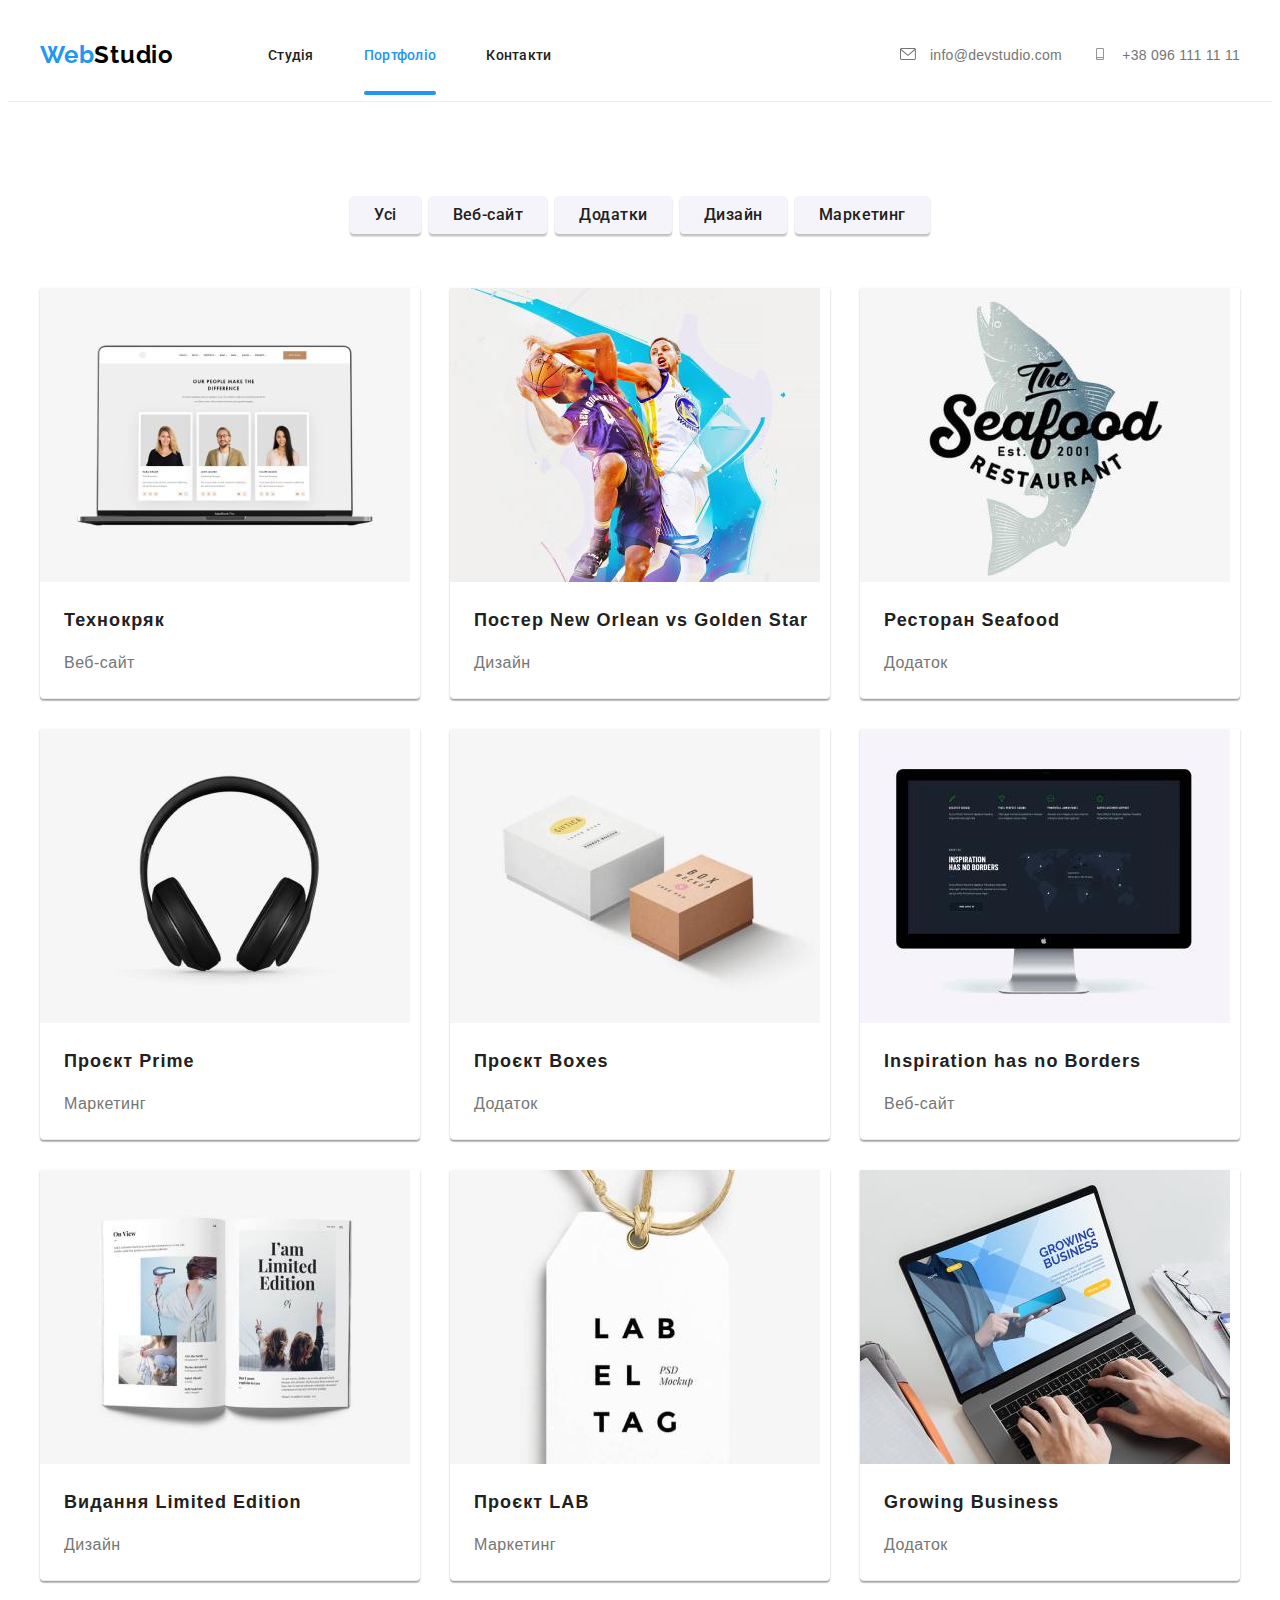
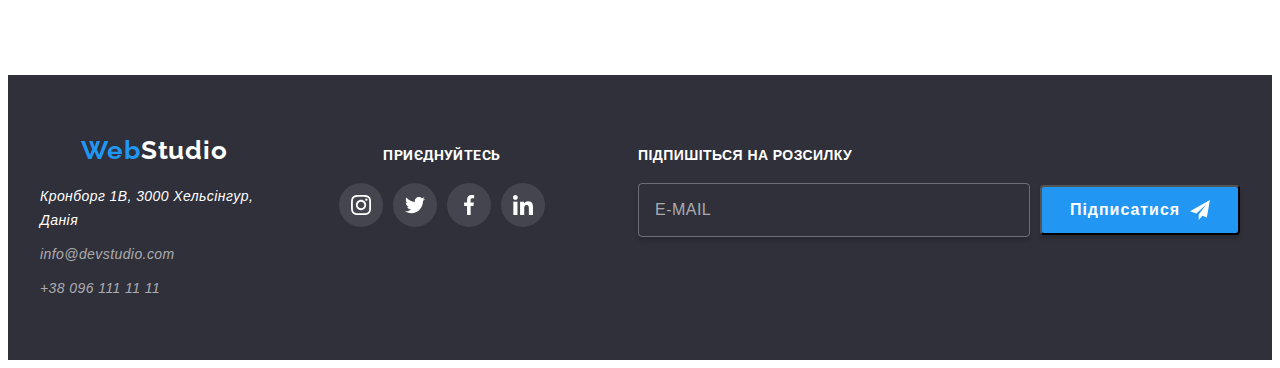
<file: portfolio.html>
<!DOCTYPE html>
<html lang="uk">
<head>
    <meta charset="UTF-8">
    <meta name="viewport" content="width=device-width, initial-scale=1.0">
    <title>Portfolio</title>
    <link rel="stylesheet" href="https://cdnjs.cloudflare.com/ajax/libs/modern-normalize/2.0.0/modern-normalize.min.css" 
    integrity="sha512-4xo8blKMVCiXpTaLzQSLSw3KFOVPWhm/TRtuPVc4WG6kUgjH6J03IBuG7JZPkcWMxJ5huwaBpOpnwYElP/m6wg==" 
    crossorigin="anonymous"
    referrerpolicy="no-referrer" />
    <link href="https://fonts.googleapis.com/css2?family=Raleway:wght@700&family=Roboto:wght@400;500;700;900&display=swap" rel="stylesheet">
    <link rel="stylesheet" href="./css/styles.css" />
    <link rel="stylesheet" href="./css/main.min.css" />
</head>
<body>
<!--------------------------Header----------------------------------->
<header class="header">
    <div class="header-wrap container">
    <nav class="navigation">    
        <a class="logo" href="./index.html"><span class="logo-header-left">Web</span><span class="logo-header-right">Studio</span>
        </a>
            <div class="header-menu">
            <ul class="header-menu-list">
                <li class="header-menu-item">
                    <a class="header-menu-link animation-hover" href="./index.html">Студія</a>
                </li>
                <li class="header-menu-item">
                    <a class="header-menu-link active animation-hover" href="/portfolio.html">Портфоліо</a>
                </li>
                <li class="header-menu-item">
                    <a class="header-menu-link animation-hover" href="">Контакти</a>
                </li>
            </ul>
            </div>
    </nav>
        <div class="header-contact">
            <ul class="header-contact-list">
                <li class="header-contact-item">
                    <a class="header-contact-link animation-hover" href="milto:info@devstudio.com ">
                        <svg class="header-contact-icon" width="16" height="12">
                            <use href="./images/icons.svg#icon-envelope"></use>
                        </svg> info@devstudio.com</a>
                </li>
                <li class="header-contact-item">
                    <a class="header-contact-link animation-hover" href="tel:+38961111111">
                        <svg class="header-contact-icon" width="16" height="12">
                        <use href="./images/icons.svg#icon-smartphone"></use>
                    </svg> +38 096 111 11 11</a>
                </li>
            </ul>
        </div>
        <button type="button" class="menu-open button">
            <svg class="menu-open-icon" width="40" height="40">
                <use href="./images/icons.svg#icon-menu"></use>
            </svg>
        </button>
    </div>
    <div class="menu-mob is-hidden">
        <div class="container">
            <button type="button" class="menu-close button">
                <svg class="menu-close-icon" width="30" height="30">
                    <use href="./images/icons.svg#icon-close"></use>
                </svg>
            </button>
            <ul class="menu-mob-list">
                <li class="menu-mob-item">
                    <a class="menu-mob-link active" href="">Студія</a>
                </li>
                <li class="menu-mob-item">
                    <a class="menu-mob-link" href="/portfolio.html">Портфоліо</a>
                </li>
                <li class="menu-mob-item">
                    <a class="menu-mob-link" href="">Контакти</a>
                </li>
            </ul>
            <div class="menu-contact">
                <ul class="menu-contact-list">
                    <li class="menu-contact-item">
                        <a class="menu-contact-link menu-contact-link__tel" href="tel:+38961111111">
                            +38 096 111 11 11
                        </a>
                    </li>
                    <li class="menu-contact-item">
                        <a class="menu-contact-link menu-contact-link__mail" href="milto:info@devstudio.com ">
                            info@devstudio.com
                        </a>
                    </li>
                </ul>
                <ul class="menu-social">
                    <li class="menu-social-item">
                        <a href="" class="menu-social-link social-after">Instagram</a>
                    </li>
                    <li class="menu-social-item">
                        <a href="" class="menu-social-link social-after">Twitter</a>
                    </li>
                    <li class="menu-social-item">
                        <a href="" class="menu-social-link social-after">Facebook</a>
                    </li>
                    <li class="menu-social-item">
                        <a href="" class="menu-social-link">LinkedIn</a>
                    </li>
                </ul>
            </div>
        </div>
    </div>
</header>
<!---------------------------Main---------------------------->
<main class="portfolio">
    <div class="container">
        <div class="section-btn">
            <button type="button" class="text-btn btn animation-hover">Усі</button>
            <button type="button" class="text-btn btn animation-hover">Веб-сайт</button>
            <button type="button" class="text-btn btn animation-hover">Додатки</button>
            <button type="button" class="text-btn btn animation-hover">Дизайн</button>
            <button type="button" class="text-btn btn animation-hover">Маркетинг</button>
        </div>
        <div class="items">
            <ul class="gallery-portfolio">
                <li class="portfolio-items">
                    <div class="portfolio-photo-wrap">
                        <img class="portfolio-photo" src="./images/technokryak.jpg" alt="ноутбук">
                        <p class="portfolio-photo-text">Ресурс пропонує комплексні пропозиції з різним рівнем функціоналу та сервісів. Все це дозволить відвідувачу отримати вичерпні відомості про компанію чи приватну особу.</p>
                    </div>
                    <h3  class="title-items">Технокряк</h3>
                    <p class="text-items">Веб-сайт</p>
                </li>
                <li class="portfolio-items">
                    <img class="portfolio-photo" src="./images/posterbacket.jpg" alt="баскетболісти">
                    <h3 class="title-items">Постер New Orlean vs Golden Star</h3>
                    <p class="text-items">Дизайн</p>
                </li>
                <li class="portfolio-items">
                    <img class="portfolio-photo" src="./images/restoran.jpg" alt="емблема ресторана">
                    <h3 class="title-items">Ресторан Seafood</h3>
                    <p class="text-items">Додаток</p>
                </li>
                <li class="portfolio-items">
                    <img class="portfolio-photo" src="./images/proect.jpg" alt="навушники">
                    <h3 class="title-items">Проєкт Prime</h3>
                    <p class="text-items">Маркетинг</p>
                </li>
                <li class="portfolio-items">
                    <img class="portfolio-photo" src="./images/boxes.jpg" alt="коробки">
                    <h3 class="title-items">Проєкт Boxes</h3>
                    <p class="text-items">Додаток</p>
                </li>
                <li class="portfolio-items">
                    <img class="portfolio-photo" src="./images/monitor.jpg" alt="монітор з веб-сайтом">
                    <h3 lang="en" class="title-items">Inspiration has no Borders</h3>
                    <p class="text-items">Веб-сайт</p>
                </li>
                <li class="portfolio-items">
                    <img class="portfolio-photo" src="./images/magazyn.jpg" alt="журнал">
                    <h3 class="title-items">Видання Limited Edition</h3>
                    <p class="text-items">Дизайн</p>
                </li>
                <li class="portfolio-items">
                    <img class="portfolio-photo" src="./images/proectlab.jpg" alt="штука на мотузці">
                    <h3 class="title-items">Проєкт LAB</h3>
                    <p class="text-items">Маркетинг</p>
                </li>
                <li class="portfolio-items">
                    <img class="portfolio-photo" src="./images/laptop.jpg" alt="ноутбук">
                    <h3 class="title-items">Growing Business</h3>
                    <p class="text-items">Додаток</p>
                </li>
            </ul>
        </div>
    </div>
</main>
<!-------------------------Footer-------------------------->
<footer class="footer">
    <div class="container footer-list">
        <div class="footer-grid">
            <div class="footer-logo">
                <a class="footer-logo-link" href="./index.html">
                    <span class="logo-footer-left">Web</span><span class="logo-footer-right">Studio</span>
                </a>
                <address class="address">
                    <ul class="footer-address-list">
                        <li class="footer-address-item">
                            <a class="footer-address-link map" target="blank" rel="noopener noreferrer"
                                href="https://maps.app.goo.gl/AFyEZ38HmAE176y47">Кронборг 1B, 3000 Хельсінгур, Данія</a>
                        </li>
                        <li class="footer-address-item">
                            <a class="footer-address-link  contact-mail"
                                href="milto:info@devstudio.com ">info@devstudio.com</a>
                        </li>
                        <li class="footer-address-item">
                            <a class="footer-address-link contact-tel" href="tel:+38961111111">+38 096 111 11 11</a>
                        </li>
                    </ul>
                </address>
            </div>
            <div class="footer-social">
                <h3 class="footer-social-title">приєднуйтесь</h3>
                <ul class="footer-social-list">
                    <li class="footer-social-item">
                        <a href="" class="footer-social-link">
                            <svg class="footer-social-icon" width="20" height="20">
                                <use href="./images/icons.svg#icon-instagram"></use>
                            </svg>
                        </a>
                    </li>
                    <li class="footer-social-item">
                        <a href="" class="footer-social-link">
                            <svg class="footer-social-icon" width="20" height="20">
                                <use href="./images/icons.svg#icon-twitter"></use>
                            </svg>
                        </a>
                    </li>
                    <li class="footer-social-item">
                        <a href="" class="footer-social-link">
                            <svg class="team-social-icon" width="20" height="20">
                                <use href="./images/icons.svg#icon-facebook"></use>
                            </svg>
                        </a>
                    </li>
                    <li class="footer-social-item">
                        <a href="" class="footer-social-link">
                            <svg class="footer-social-icon" width="20" height="20">
                                <use href="./images/icons.svg#icon-linkedin"></use>
                            </svg>
                        </a>
                    </li>
                </ul>
            </div>
        </div>
        <div class="mailing">
            <div class="mailing-title">
                <label for="mailing-input" class="mailing-label">Підпишіться на розсилку</label>
            </div>
            <div class="mailing-wrap">
                <input type="email" id="mailing-input" name="mailing" class="mailing-input" placeholder="E-mail"
                    required />
                <button type="button" class="mailing-btn button">Підписатися
                    <svg class="mailing-btn-icon" width="24" height="24">
                        <use href="./images/icons.svg#icon-send"></use>
                    </svg>
                </button>
            </div>
        </div>
    </div>
</footer>
<script src="./js/menu.js"></script>
</body>
</html>
</file>
<file: css/styles.css>
/*--------------------Header-------------------*/


/*------------------------Hero------------------*/



/*--------------About------------*/

/*--------------Gallery-------------*/

/*------------TEAM------------*/


/*-------------Customers----------*/

/*------------------Footer----------------------*/

/*----------------------Modal-------------------------*/


/*----------------------Portfolio---------------------*/
</file>
<file: css/main.min.css>
p,h1,h2,h3,h4,h5,h6{margin:0}ul{list-style:none;margin:0;padding:0}img{display:block;max-width:100%}:root{--map--: #FFFFFF;--contact-mail--: rgba(255, 255, 255, 0.6);--contact-tel--: rgba(255, 255, 255, 0.6);--active--: #2196f3;--header-contact--:#757575;--header-background: #FFF;--hero--:#2F303A;--hero-title--: #FFF;--about-text---:#212121;--about-text-items:#757575;--btn-portfolio--:#212121;--background-photo--: #ffffff;--background-btn--: #2196F3;--menu-color--: #212121;--social-icon--: #AFB1B8;--customers-icon--: #afb1b8}body{font-family:"Roboto;",sans-serif}a:link{text-decoration:none}.button,.btn,.butt{cursor:pointer;transition:color 250ms cubic-bezier(0.4, 0, 0.2, 1),background-color 250ms cubic-bezier(0.4, 0, 0.2, 1),box-shadow 250ms cubic-bezier(0.4, 0, 0.2, 1)}.container{width:100%;padding-right:15px;padding-left:15px;margin:0 auto}@media screen and (min-width: 480px){.container{width:480px}}@media screen and (min-width: 768px){.container{width:768px}}@media screen and (min-width: 1200px){.container{width:1200px}}.header{background:var(--header-background);border-bottom:1px solid #ececec;padding-top:15px;padding-bottom:17px}@media screen and (min-width: 1200px){.header{padding-top:32px;padding-bottom:32px}}.header-wrap{display:flex;align-items:center}.navigation{display:flex;align-items:center}.logo{font-family:Raleway;font-size:24px;font-weight:700;line-height:normal;letter-spacing:.78px}.logo-header-left{color:#2196f3}.logo-header-right{color:#000}.header-menu{margin-left:94px;display:none}@media screen and (min-width: 768px){.header-menu{display:block;align-items:end}}.header-menu-list{display:flex}@media screen and (min-width: 1200px){.header-menu-list{align-items:end}}.header-menu-item:not(:last-child){margin-right:50px}.header-menu-item{font-family:Roboto;font-size:14px;font-weight:500;line-height:normal;letter-spacing:.28px;position:relative}.active::after{content:"";background-color:#2196f3;position:absolute;width:100%;left:0;bottom:-32px;border-radius:2px;height:4px}.header-menu-link{color:var(--menu-color--)}.active{color:var(--active--)}.header-menu-link:hover,.header-menu-link:focus{color:var(--active--)}.header-contact{margin-left:auto;padding-top:32px;padding-bottom:32px;display:none}@media screen and (min-width: 768px){.header-contact{display:flex;padding-top:0;padding-bottom:0}}.header-contact-list{display:flex;gap:30px}@media screen and (min-width: 768px)and (max-width: 1199px){.header-contact-list{display:block}.header-contact-list :not(:last-child){margin-bottom:10px}}.header-contact{font-size:14px;font-weight:500;line-height:normal;letter-spacing:.28px}.header-contact-link{color:var(--header-contact--)}.header-contact-icon{margin-right:10px;fill:#757575;transition:fill 250ms cubic-bezier(0.4, 0, 0.2, 1)}.header-contact-link:hover,.header-contact-link:focus{color:var(--active--)}.header-contact-link:hover .header-contact-icon,.header-contact-link:focus .header-contact-icon{fill:var(--active--)}.menu-open{background-color:rgba(0,0,0,0);border:none;position:absolute;right:0px;top:0px;padding-top:10px}@media screen and (min-width: 768px){.menu-open{display:none}}.menu-mob{position:fixed;background-color:#fff;top:0;width:100vw;height:100vh;z-index:5;padding-top:48px;padding-bottom:48px}.menu-mob .container{height:100%;display:flex;flex-direction:column;justify-content:space-between}.menu-close{border:none;background-color:rgba(0,0,0,0);position:absolute;top:0;right:0;padding-top:10px;padding-right:15px}.menu-mob-list{font-size:24px;font-weight:500;line-height:normal;letter-spacing:.8px}.menu-mob-list :not(:last-child){margin-bottom:32px}.menu-mob-link{color:var(--menu-color--)}.active{color:var(--active--)}.menu-contact{margin-top:auto}.menu-contact-list{display:flex;flex-direction:column}.menu-contact-item{margin-bottom:32px}.menu-contact-link__tel{color:#2196f3;font-size:24px;font-weight:500;line-height:normal;letter-spacing:.68px}.menu-contact-link__mail{color:#757575;font-size:18px;font-weight:500;line-height:normal;letter-spacing:.48px}.menu-social{margin-top:32px;display:flex}.menu-social :not(:last-child){margin-right:10px}.menu-social-link{position:relative;color:#2196f3;font-size:12px;font-weight:500;line-height:1.22;letter-spacing:.36px}.social-after::after{position:absolute;bottom:2px;margin-left:5px;content:"";height:15px;border:1px solid rgba(33,33,33,.2)}.hero-back{background-color:var(--hero--);background-image:linear-gradient(rgba(47, 48, 58, 0.4), rgba(47, 48, 58, 0.4)),url(../images/Img-hero-back.jpg);background-repeat:no-repeat;background-position:center;background-size:cover;object-fit:cover;text-align:center}.hero{display:flex;flex-direction:column;align-items:center;padding-top:118px;padding-bottom:118px}@media screen and (min-width: 1200px){.hero{padding-top:200px;padding-bottom:200px}}.hero-title{font-size:12px;font-weight:700;line-height:1.62;letter-spacing:1.56px;color:var(--hero-title--);display:flex;align-items:center;text-transform:uppercase;text-align:center;padding-bottom:30px}@media screen and (min-width: 480px){.hero-title{font-size:18px;font-weight:900;line-height:1.61;letter-spacing:1.56px}}@media screen and (min-width: 768px){.hero-title{padding-bottom:50px;font-size:26px;font-weight:900;line-height:1.61;letter-spacing:1.56px}}@media screen and (min-width: 1200px){.hero-title{padding-bottom:50px;font-size:44px;font-weight:900;line-height:1.36;letter-spacing:2.64px}}.hero-btn{font-size:10px;font-weight:700;line-height:1.87;letter-spacing:.96px;padding:10px 24px;border-radius:4px;background:var(--background-btn--);box-shadow:0px 4px 4px 0px rgba(0,0,0,.15);color:var(--hero-title--);text-align:center}@media screen and (min-width: 480px){.hero-btn{font-size:16px;font-weight:700;line-height:1.87;letter-spacing:.96px}}@media screen and (min-width: 768px){.hero-btn{font-size:16px;font-weight:700;line-height:1.87;letter-spacing:.96px;padding:10px 32px}}@media screen and (min-width: 1200px){.hero-btn{font-size:16px;font-weight:700;line-height:1.87;letter-spacing:.96px;padding:10px 32px}}.hero-btn:hover,.hero-btn:focus{background-color:#137de7;box-shadow:0px 4px 4px 0px rgba(12,118,171,.15)}.about{margin-top:60px;margin-bottom:60px}@media screen and (min-width: 1200px){.about{margin-top:94px;margin-bottom:47px}}.about-list{width:100%}@media screen and (min-width: 768px)and (max-width: 1199px){.about-list{display:grid;grid-template-columns:1fr 1fr;grid-row-gap:30px;grid-column-gap:30px}}@media screen and (min-width: 1200px){.about-list{display:flex}.about-list :not(:last-child){margin-right:30px}}.about-title{display:flex;align-items:center;justify-content:center;color:var(--about-text---);font-size:14px;font-weight:700;line-height:1.71;letter-spacing:.42px;text-transform:uppercase;margin-bottom:10px}@media screen and (min-width: 768px){.about-title{margin-right:10px}}@media screen and (min-width: 1200px){.about-title{margin-right:30px}}.about-item-icon{display:flex;align-items:center;justify-content:center;width:100%;height:120px;border-radius:4px;background:#f5f4fa;margin-bottom:30px}@media screen and (min-width: 768px){.about-list-item{flex-basis:calc(50% - 30px)}}.about-list-item:not(:last-child){margin-bottom:30px}.about-title-text{color:var(--about-text-items);font-family:Roboto;font-size:14px;font-weight:400;line-height:1.72;letter-spacing:.42px}.gallery{padding-top:47px;display:none}@media screen and (min-width: 1200px){.gallery{display:block}}.gallery-wrap{margin-bottom:94px}.about-gallery-list{display:flex}.gallery-title{display:flex;align-items:center;justify-content:center;margin-bottom:50px;color:var(--about-text---);text-align:center;font-size:36px;font-weight:700;line-height:normal;letter-spacing:1.08px}.gallery-list-items:not(:last-child){margin-right:30px}.gallery-photo{max-width:100%;height:294px}.photo-item-wrap{position:relative}.gallery-photo-text{position:absolute;background-color:rgba(47,48,58,.8);bottom:0;left:0;color:#fff;text-align:center;font-size:14px;font-weight:700;line-height:normal;letter-spacing:.42px;text-transform:uppercase;display:flex;align-items:center;justify-content:center;width:100%;height:70px}.team{background:#f5f4fa;padding-top:60px;padding-bottom:60px}@media screen and (min-width: 1200px){.team{padding-top:94px;padding-bottom:94px}}.team-tex{color:var(--about-text---);text-align:center;margin-bottom:50px;font-size:28px;font-weight:700;line-height:normal;letter-spacing:.84px;display:flex;align-items:center;justify-content:center}@media screen and (min-width: 1200px){.team-tex{font-size:36px;font-weight:700;line-height:normal;letter-spacing:1.08px}}.team-list-table{display:flex;flex-wrap:wrap;justify-content:center;gap:30px}@media screen and (min-width: 768px){.team-list-table{display:grid;grid-template-columns:1fr 1fr;grid-row-gap:30px;grid-column-gap:30px}}@media screen and (min-width: 1200px){.team-list-table{display:flex;align-items:center;justify-content:center}}.team-list{background-color:var(--background-photo--);box-shadow:0px 2px 1px 0px rgba(0,0,0,.2),0px 1px 1px 0px rgba(0,0,0,.14),0px 1px 3px 0px rgba(0,0,0,.12);border-radius:0px 0px 4px 4px;width:100%;padding-bottom:32px}@media screen and (min-width: 768px)and (max-width: 1199px){.team-list{flex-basis:calc(50% - 30px)}}@media screen and (min-width: 1200px){.team-list{width:270px;height:428px}}.team-name{color:var(--about-text---);text-align:center;font-size:16px;font-weight:700;line-height:normal;letter-spacing:.48px;margin-top:30px}.team-name-text{color:var(--about-text-items);text-align:center;font-size:16px;font-weight:400;line-height:normal;letter-spacing:.48px;margin-top:10px;margin-bottom:16px}.team-social-list{display:flex;justify-content:center}.team-social-item{width:44px;height:44px;display:flex}.team-social-item+.team-social-item{margin-left:10px}.team-social-link{width:100%;height:100%;border-radius:50%;fill:var(--social-icon--);display:flex;align-items:center;justify-content:center;transition-property:background-color;transition-duration:250ms;transition-timing-function:cubic-bezier(0.4, 0, 0.2, 1)}.team-social-link:hover,.team-social-link:focus{background-color:#2196f3;fill:#fff}.customers{background-color:#fff;display:flex}.customers-title{color:#212121;text-align:center;font-size:28px;font-weight:700;line-height:normal;letter-spacing:.84px;margin-top:60px;margin-bottom:30px}@media screen and (min-width: 1200px){.customers-title{font-size:36px;font-weight:700;line-height:normal;letter-spacing:1.08px;margin-top:94px;margin-bottom:50px}}.customers-list{display:flex;flex-direction:column;gap:30px;margin-bottom:60px}@media screen and (min-width: 480px){.customers-list{display:grid;grid-template-columns:1fr 1fr;grid-row-gap:30px;grid-column-gap:30px}}@media screen and (min-width: 768px){.customers-list{display:grid;grid-template-columns:1fr 1fr 1fr;grid-row-gap:30px;grid-column-gap:30px}}@media screen and (min-width: 1200px){.customers-list{flex-wrap:nowrap;margin-bottom:94px}}.customers-item-link{padding:16px 52px;display:flex;align-items:center;justify-content:center;border-radius:4px;border:1px solid var(--customers-icon--);transition-property:color;transition-duration:250ms;transition-timing-function:cubic-bezier(0.4, 0, 0.2, 1)}@media screen and (min-width: 480px)and (max-width: 767){.customers-item-link{flex-basis:calc(50% - 30px)}}@media screen and (min-width: 768px)and (max-width: 1199){.customers-item-link{flex-basis:calc(33.3333333333% - 30px);padding:16px 60px}}@media screen and (min-width: 1200){.customers-item-link{padding:16px 32px;display:flex;align-items:center;justify-content:center}}.customers-item-icon{fill:var(--customers-icon--);transition-property:fill;transition-duration:250ms;transition-timing-function:cubic-bezier(0.4, 0, 0.2, 1)}.customers-item-link:hover,.customers-item-link:focus{border-color:var(--active--)}.customers-item-link:hover .customers-item-icon,.customers-item-link:focus .customers-item-icon{fill:var(--active--)}.footer{background-color:#2f303a;width:100%;padding-bottom:60px}@media screen and (min-width: 1200px){.footer{padding-bottom:0}}@media screen and (min-width: 768px){.footer-grid{display:flex}}@media screen and (max-width: 767px){.footer-list{display:flex;flex-direction:column;justify-content:center;align-items:center}}@media screen and (min-width: 768px)and (max-width: 1199x){.footer-list{display:flex;justify-content:center}}@media screen and (min-width: 1200px){.footer-list{display:flex}}.footer-logo{padding-top:60px}.footer-logo-link{display:flex;align-items:center;justify-content:center;font-family:Raleway;font-size:26px;font-weight:700;line-height:normal;letter-spacing:.78px}.logo-footer-left{color:#2196f3}.logo-footer-right{color:#fff}.address{margin-top:20px;padding-bottom:60px}.footer-address-list{display:flex;justify-content:center;align-items:center;flex-direction:column;font-size:14px;font-weight:400;line-height:1.71;letter-spacing:.42px}@media screen and (min-width: 1200px){.footer-address-list{align-items:start}}.footer-address-item:not(:last-child){margin-bottom:10px}.map{color:var(--map--)}.contact-mail{color:var(--contact-mail--)}.contact-tel{color:var(--contact-tel--)}.footer-address-link:hover,.footer-address-link:focus{color:var(--active--)}@media screen and (min-width: 768px){.footer-grid{justify-content:space-between}}.footer-social{display:flex;flex-direction:column;align-items:center}@media screen and (min-width: 768px){.footer-social{margin-top:65px}}@media screen and (min-width: 1200px){.footer-social{margin-top:72px;margin-left:70px}}.footer-social-title{color:#fff;font-size:14px;font-weight:700;line-height:normal;letter-spacing:.42px;font-family:Roboto;text-transform:uppercase;margin-bottom:20px}.footer-social-list{display:flex}.footer-social-item{width:44px;height:44px}.footer-social-link{width:100%;height:100%;border-radius:50%;background-color:rgba(255,255,255,.1);display:flex;align-items:center;justify-content:center;transition-property:background-color;transition-duration:250ms;transition-timing-function:cubic-bezier(0.4, 0, 0.2, 1)}.footer-social-item+.footer-social-item{margin-left:10px}.footer-social-link{fill:#fff}.footer-social-link:hover,.footer-social-link:focus{background-color:#2196f3}.mailing{display:flex;flex-direction:column}.mailing-title{display:flex;align-items:center;justify-content:center;margin-top:60px;margin-bottom:20px}@media screen and (min-width: 1200px){.mailing-title{margin-top:72px;margin-bottom:20px;margin-left:93px;justify-content:start}}.mailing-label{color:#fff;font-size:14px;font-weight:700;line-height:normal;letter-spacing:.42px;text-transform:uppercase}.mailing-wrap{display:flex;flex-direction:column;align-items:center}@media screen and (min-width: 1200px){.mailing-wrap{display:flex;align-items:center;justify-content:center;flex-direction:unset}}.mailing-input{width:100%;height:50px;flex-shrink:0;color:#fff;font-size:14px;font-weight:700;line-height:normal;letter-spacing:.42px;text-transform:uppercase;border-radius:4px;border:1px solid rgba(255,255,255,.3);background:rgba(33,150,243,0);box-shadow:0px 4px 4px 0px rgba(0,0,0,.15);outline:none;padding-left:16px;padding-right:16px;margin-bottom:30px;transition-property:border;transition-duration:250ms;transition-timing-function:cubic-bezier(0.4, 0, 0.2, 1)}@media screen and (min-width: 480px){.mailing-input{width:450px}}@media screen and (min-width: 1200px){.mailing-input{width:358px;margin-left:93px;margin-bottom:0}}.mailing-input::placeholder{color:rgba(255,255,255,.6);font-size:16px;font-weight:400;line-height:1.25;letter-spacing:.48px}.mailing-btn{width:200px;height:50px;color:#fff;text-align:center;font-size:16px;font-weight:700;line-height:1.87;letter-spacing:.96px;border-radius:4px;background-color:var(--background-btn--);box-shadow:0px 4px 4px 0px rgba(0,0,0,.15);padding:10px 28px;display:flex;align-items:center;justify-content:center;gap:10px;margin-left:10px;transition-property:background-color;transition-duration:250ms;transition-timing-function:cubic-bezier(0.4, 0, 0.2, 1);transition-property:box-shadow;transition-duration:250ms;transition-timing-function:cubic-bezier(0.4, 0, 0.2, 1);transition-property:color;transition-duration:250ms;transition-timing-function:cubic-bezier(0.4, 0, 0.2, 1)}.mailing-btn-icon{fill:#fff;transition-property:fill;transition-duration:250ms;transition-timing-function:cubic-bezier(0.4, 0, 0.2, 1)}.mailing-input:hover,.mailing-input:focus{border-color:var(--active--)}.backdrop{width:100vw;height:100vh;background-color:rgba(0,0,0,.2);position:fixed;top:0;transition:250ms cubic-bezier(0.4, 0, 0.2, 1)}.modal{width:100%;min-height:581px;border-radius:4px;background:#fff;box-shadow:0px 2px 1px 0px rgba(0,0,0,.2),0px 1px 1px 0px rgba(0,0,0,.14),0px 1px 3px 0px rgba(0,0,0,.12);position:absolute;top:50%;left:50%;transform:translate(-50%, -50%);transition:250ms cubic-bezier(0.4, 0, 0.2, 1);padding:40px}@media screen and (min-width: 480px){.modal{width:450px}}@media screen and (min-width: 1200px){.modal{width:528px}}.modal-close{width:30px;height:30px;border-radius:50%;border-color:rgba(0,0,0,.1);background-color:rgba(0,0,0,0);position:absolute;top:8px;right:8px;transition:color 250ms cubic-bezier(0.4, 0, 0.2, 1)}.modal-close-icon{position:absolute;top:5px;right:5px;transition:fill 250ms cubic-bezier(0.4, 0, 0.2, 1)}.modal-close:hover{border-color:var(--active--)}.modal-close:hover .modal-close-icon{fill:var(--active--)}.is-hidden{visibility:hidden;opacity:0;pointer-events:none}.modal-form-title{color:var(--about-text---);text-align:center;font-size:20px;font-weight:700;line-height:normal;letter-spacing:.6px;width:100%;margin-bottom:12px}.modal-form-label{color:var(--about-text-items);font-size:12px;font-weight:400;line-height:normal;letter-spacing:.12px;margin-bottom:4px}.modal-input-wrap{position:relative;margin-bottom:10px}.modal-input-icon{position:absolute;top:50%;transform:translateY(-50%);left:12px}.modal-form-input{width:100%;height:40px;border-radius:4px;border:1px solid rgba(33,33,33,.2);padding-left:42px;padding-right:12px;outline:none;transition:250ms cubic-bezier(0.4, 0, 0.2, 1)}.modal-form-textarea{width:100%;height:120px;border-radius:4px;border:1px solid rgba(33,33,33,.2);padding:12px 16px 12px 16px;resize:none;margin-bottom:20px;outline:none;transition:250ms cubic-bezier(0.4, 0, 0.2, 1)}.modal-form-textarea::placeholder{color:rgba(117,117,117,.5);font-size:12px;font-weight:400;line-height:normal;letter-spacing:.12px}.modal-form-input:hover,.modal-form-input:focus{border-color:var(--active--)}.modal-form-input:hover+.modal-input-icon,.modal-form-input:focus+.modal-input-icon{fill:var(--active--)}.modal-form-textarea:hover,.modal-form-textarea:focus{border-color:var(--active--)}.checkbox-wrap{display:flex;align-items:center;justify-content:center;margin-bottom:30px;gap:10px}.modal-checkbox{display:flex;align-items:center;justify-content:center}.modal-checkbox-text{color:var(--about-text-items);font-size:11px;font-weight:400;line-height:normal;letter-spacing:.36px;display:flex;align-items:center}@media screen and (min-width: 1200px){.modal-checkbox-text{font-size:14px;font-weight:400;line-height:1.71;letter-spacing:.42px}}.checkbox-item{width:16px;height:15px;border:2px solid #212121;border-radius:2px;margin-right:8px;display:flex;align-items:center;justify-content:center;transition:background-color 250ms cubic-bezier(0.4, 0, 0.2, 1)}.checkbox-icon{fill:#fff;transition:fill 250ms cubic-bezier(0.4, 0, 0.2, 1)}.visually-hidden{visibility:hidden;opacity:0;pointer-events:none}.modal-checkbox:checked+.modal-checkbox-text .checkbox-item{background-color:var(--active--);border:none;fill:var(--active--)}.modal-link-text{color:var(--active--);font-size:14px;font-weight:400;line-height:1.71;letter-spacing:.42px;text-decoration-line:underline;transition:color 250ms cubic-bezier(0.4, 0, 0.2, 1)}.modal-button-wrap{display:flex;align-items:center;justify-content:center}.modal-button{display:flex;align-content:center;border-radius:4px;border-color:#2196f3;background-color:var(--background-btn--);color:#fff;box-shadow:0px 4px 4px 0px rgba(0,0,0,.15);padding:10px 52px}.portfolio{margin-top:94px;margin-bottom:94px}.studio-active{color:var(--menu-color--)}.portfolio-active{color:var(--active--)}.section-btn{color:var(--btn-portfolio--);font-size:16px;font-weight:500;line-height:1.62;letter-spacing:.48px}.section-btn{display:flex;align-items:center;justify-content:center;padding-bottom:27px;flex-wrap:wrap;justify-content:flex-start;row-gap:8px}@media screen and (min-width: 768px){.section-btn{justify-content:center}}.text-btn{color:#212121;text-align:center;font-size:16px;font-weight:500;line-height:1.62;letter-spacing:.48px;font-family:Roboto}.btn{border-radius:4px;border-color:unset;background:#f5f4fa;padding:6px 24px;height:38px;box-shadow:0px 2px 2px 0px rgba(0,0,0,.12),0px 1px 2px 0px rgba(0,0,0,.08),0px 3px 1px 0px rgba(0,0,0,.1);border:none;display:flex;align-items:center}.btn:not(:last-child){margin-right:8px}.btn:active{box-shadow:0px 4px 4px 0px rgba(0,0,0,.15)}.btn:hover,.btn:focus{background-color:var(--active--);color:#fff;box-shadow:0px 4px 4px 0px rgba(0,0,0,.15)}.items{padding-top:27px}.gallery-portfolio{display:flex;width:100%;flex-wrap:wrap;gap:30px}@media screen and (min-width: 768px){.gallery-portfolio{display:grid;grid-template-columns:1fr 1fr;grid-row-gap:30px;grid-column-gap:30px}}@media screen and (min-width: 1200px){.gallery-portfolio{display:grid;grid-template-columns:1fr 1fr 1fr;grid-row-gap:30px;grid-column-gap:30px}}.portfolio-items{width:100%;border-bottom:1px solid #eee;background-color:#fff}.portfolio-items:hover .portfolio-photo-text{transform:translateY(0)}.portfolio-photo-wrap{min-height:294px;position:relative;overflow:hidden}.portfolio-photo-text{position:absolute;height:100%;background-color:rgba(33,150,243,.9);top:0;left:0;padding:63px 24px;color:#fff;font-size:18px;font-weight:400;line-height:1.55;letter-spacing:.54px;font-family:Roboto;overflow:auto;transform:translateY(100%);transition:1000ms cubic-bezier(0.4, 0, 0.2, 1)}.title-items{color:var(--about-text---);font-size:18px;font-weight:700;line-height:2;letter-spacing:1.08px;margin-top:20px;padding-left:24px}.text-items{color:var(--about-text-items);font-size:16px;font-weight:400;line-height:1.87;letter-spacing:.48px;margin-top:10px;margin-bottom:20px;padding-left:24px}.portfolio-items{background-color:var(--background-photo--);box-shadow:0px 2px 1px 0px rgba(0,0,0,.2),0px 1px 1px 0px rgba(0,0,0,.14),0px 1px 3px 0px rgba(0,0,0,.12);border-radius:0px 0px 4px 4px}/*# sourceMappingURL=main.min.css.map */
</file>
